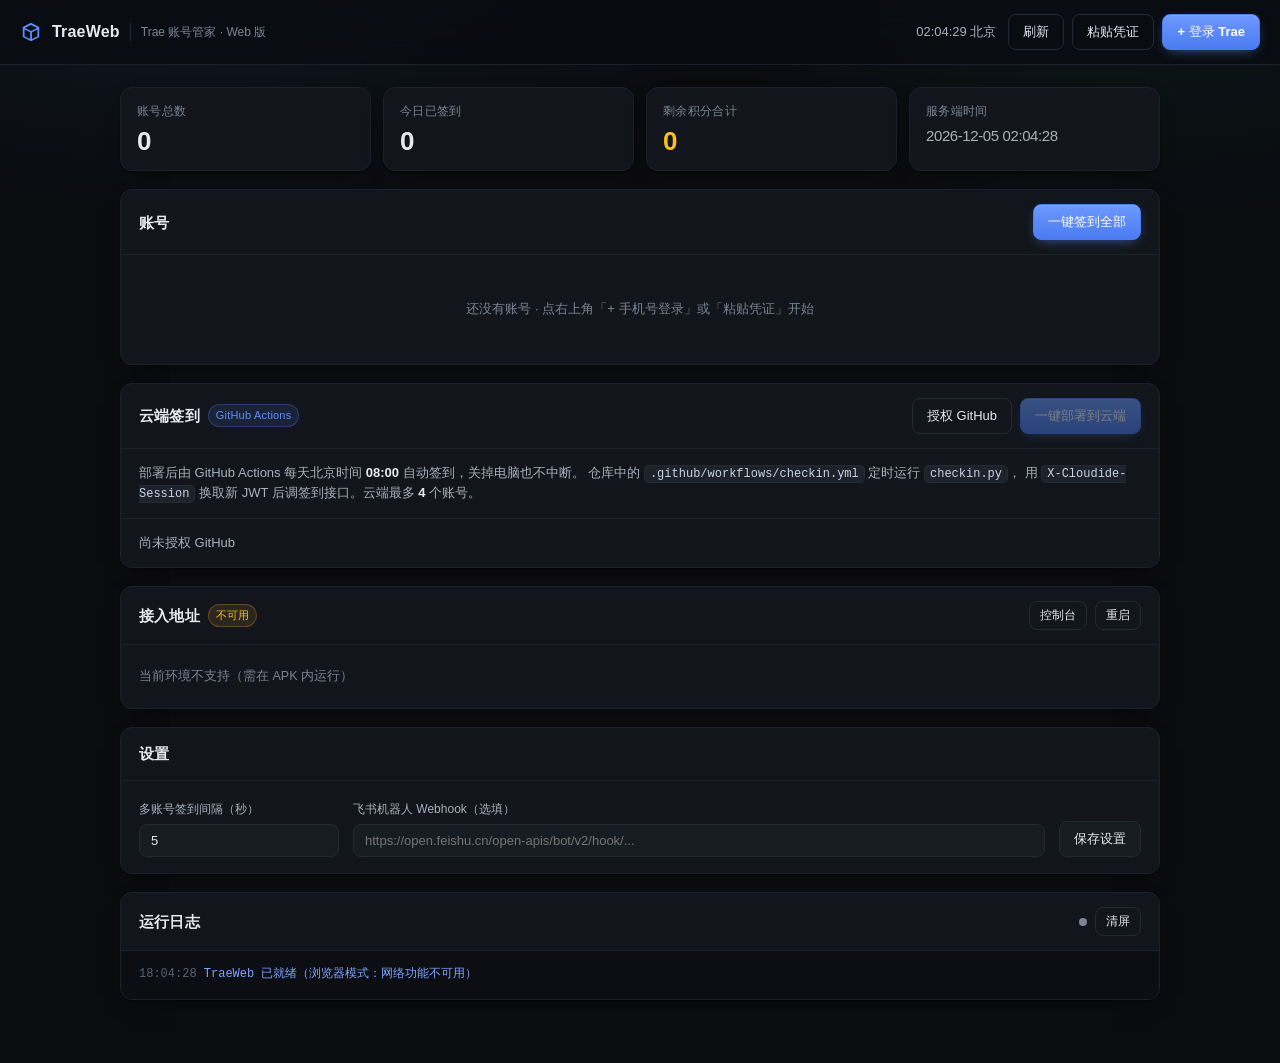
<file: app/src/main/assets/index.html>
<!DOCTYPE html>
<html lang="zh-CN">
<head>
<meta charset="UTF-8">
<meta name="viewport" content="width=device-width, initial-scale=1, viewport-fit=cover">
<meta name="color-scheme" content="dark">
<meta name="theme-color" content="#0a0c10">
<title>TraeWeb · Trae 账号管家</title>
<link rel="icon" href="icon.svg" type="image/svg+xml">
<link rel="apple-touch-icon" href="icon.svg">
<link rel="stylesheet" href="style.css">
</head>
<body>

<header class="topbar">
  <div class="brand">
    <svg viewBox="0 0 24 24" width="22" height="22" aria-hidden="true">
      <path fill="currentColor" d="M12 2 3 6.5v11L12 22l9-4.5v-11L12 2Zm0 2.3 6.6 3.3L12 10.9 5.4 7.6 12 4.3ZM5 9.4l6 3v7.2l-6-3V9.4Zm8 10.2v-7.2l6-3v7.2l-6 3Z"/>
    </svg>
    <span>TraeWeb</span>
    <em>Trae 账号管家 · Web 版</em>
  </div>
  <div class="topbar-actions">
    <span id="clock" class="clock" title="北京时间"></span>
    <button id="btnRefreshAll" class="btn ghost" title="刷新全部账号资料与积分">刷新</button>
    <button id="btnAdd" class="btn ghost">粘贴凭证</button>
    <button id="btnAddSms" class="btn primary">+ 登录 Trae</button>
  </div>
</header>

<main>

  <!-- ── 概览 ── -->
  <section class="stats">
    <div class="stat">
      <div class="stat-label">账号总数</div>
      <div class="stat-value" id="statAccounts">—</div>
    </div>
    <div class="stat">
      <div class="stat-label">今日已签到</div>
      <div class="stat-value" id="statToday"><span id="statTodayNum">—</span><small id="statTodayOf"></small></div>
    </div>
    <div class="stat">
      <div class="stat-label">剩余积分合计</div>
      <div class="stat-value accent" id="statCredits">—</div>
    </div>
    <div class="stat">
      <div class="stat-label">服务端时间</div>
      <div class="stat-value small" id="statServerTime">—</div>
    </div>
  </section>

  <!-- ── 账号列表 ── -->
  <section class="panel">
    <div class="panel-head">
      <h2>账号</h2>
      <div class="panel-actions">
        <button id="btnCheckinAll" class="btn primary">一键签到全部</button>
      </div>
    </div>
    <div id="accounts" class="accounts">
      <div class="empty">正在加载…</div>
    </div>
  </section>

  <!-- ── 云端签到（GitHub Actions） ── -->
  <section class="panel">
    <div class="panel-head">
      <h2>云端签到 <span class="tag">GitHub Actions</span></h2>
      <div class="panel-actions">
        <button id="btnGitHub" class="btn ghost">授权 GitHub</button>
        <button id="btnDeploy" class="btn primary" disabled>一键部署到云端</button>
      </div>
    </div>
    <p class="hint">
      部署后由 GitHub Actions 每天北京时间 <b>08:00</b> 自动签到，关掉电脑也不中断。
      仓库中的 <code>.github/workflows/checkin.yml</code> 定时运行 <code>checkin.py</code>，
      用 <code>X-Cloudide-Session</code> 换取新 JWT 后调签到接口。云端最多 <b id="cloudLimit">4</b> 个账号。
    </p>
    <div id="cloudStatus" class="cloud-status">尚未授权 GitHub</div>
  </section>

  <!-- ── 中转站 ── -->
  <section class="panel">
    <div class="panel-head">
      <h2>接入地址 <span class="tag" id="relayTag">OpenAI 兼容</span></h2>
      <div class="panel-actions">
        <button class="btn small ghost" id="btnRelayConsole">控制台</button>
        <button class="btn small ghost" id="btnRelayRestart">重启</button>
      </div>
    </div>
    <div id="relayBody" class="relay-body"></div>
  </section>

  <!-- ── 设置 ── -->
  <section class="panel">
    <div class="panel-head"><h2>设置</h2></div>
    <div class="settings-grid">
      <label class="field">
        <span>多账号签到间隔（秒）</span>
        <input type="number" id="setInterval" min="0" max="60" step="1">
      </label>
      <label class="field">
        <span>飞书机器人 Webhook（选填）</span>
        <input type="url" id="setFeishu" placeholder="https://open.feishu.cn/open-apis/bot/v2/hook/...">
      </label>
      <div class="field field-action">
        <span>&nbsp;</span>
        <button id="btnSaveSettings" class="btn">保存设置</button>
      </div>
    </div>
  </section>

  <!-- ── 运行日志 ── -->
  <section class="panel">
    <div class="panel-head">
      <h2>运行日志</h2>
      <div class="panel-actions">
        <span id="sseDot" class="dot" title="实时连接状态"></span>
        <button id="btnClearLog" class="btn ghost small">清屏</button>
      </div>
    </div>
    <pre id="logs" class="logs"></pre>
  </section>

</main>

<!-- ── 添加账号 ── -->
<dialog id="dlgAdd">
  <form method="dialog" class="dlg">
    <h3>添加 Trae 账号</h3>

    <ol class="steps">
      <li>浏览器新标签打开 <a href="https://www.trae.cn/" target="_blank" rel="noreferrer">www.trae.cn</a> 并完成登录（手机号 + 验证码）。</li>
      <li>按 <kbd>F12</kbd> 打开开发者工具 → <b>Application</b>（应用）→ 左侧 <b>Cookies</b> → <code>https://www.trae.cn</code>。</li>
      <li>找到名为 <code>X-Cloudide-Session</code> 的项，复制它的 <b>Value</b>；或切到 <b>Network</b> 面板，点任一 <code>api.trae.cn</code> 请求，整行复制 <code>Cookie</code> 请求头一并粘进来也行。</li>
    </ol>

    <label class="field">
      <span>X-Cloudide-Session / Cookie 头 <i>（整行粘贴也可，会自动提取）</i></span>
      <textarea id="inSession" rows="3" placeholder="粘贴 Session 值，或整行 Cookie…" required></textarea>
    </label>

    <div class="grid2">
      <label class="field">
        <span>备注名（选填）</span>
        <input type="text" id="inName" placeholder="主号 / 小号">
      </label>
      <label class="field">
        <span>x-device-id（选填）</span>
        <input type="text" id="inDevice" placeholder="留空则自动生成 16 位设备号" inputmode="numeric">
      </label>
    </div>

    <p class="note">
      凭证仅保存在本机 <code>data/config.json</code>，不会外发。Session 有效期约 14 天，过期后重新登录并再次添加即可。
    </p>

    <div id="addError" class="error" hidden></div>

    <div class="dlg-actions">
      <button type="button" id="btnAddCancel" class="btn ghost">取消</button>
      <button type="submit" id="btnAddSubmit" class="btn primary">验证并添加</button>
    </div>
  </form>
</dialog>

<!-- ── 浏览器登录 ── -->
<dialog id="dlgSms">
  <div class="dlg">
    <h3>登录 Trae 账号</h3>

    <div class="sms-steps">
      <div class="sms-step">
        <span class="n">1</span>
        <div>点下方按钮，在 App 内打开 Trae 登录页</div>
      </div>
      <div class="sms-step">
        <span class="n">2</span>
        <div>用<b>手机号 + 验证码</b>登录（滑块在页面内完成）</div>
      </div>
      <div class="sms-step">
        <span class="n">3</span>
        <div>登录成功后点「我已登录完成」，App 自动读取凭证</div>
      </div>
    </div>

    <p class="note">
      相比手动粘贴凭证，这种方式不用抓包：App 在本机起一个临时回调端口，
      Trae 授权完成后把凭证直接送回来。凭证只保存在本机。
    </p>

    <div id="smsError" class="error" hidden></div>
    <div id="smsStatus" class="note" hidden></div>

    <div class="dlg-actions">
      <button type="button" id="btnSmsCancel" class="btn ghost">取消</button>
      <button type="button" id="btnSmsSubmit" class="btn primary">打开登录页</button>
    </div>
  </div>
</dialog>

<!-- ── GitHub 授权 ── -->
<dialog id="dlgGh">
  <form method="dialog" class="dlg">
    <h3>授权 GitHub</h3>
    <p class="note">
      用于把签到任务部署到你的 GitHub 仓库。需要 <code>repo</code> 与 <code>workflow</code> 权限
      （classic PAT 勾选 repo + workflow 即可）。
    </p>
    <label class="field">
      <span>Personal Access Token</span>
      <input type="password" id="inGhToken" placeholder="ghp_… 或 github_pat_…" autocomplete="off">
    </label>
    <div id="ghError" class="error" hidden></div>
    <div class="dlg-actions">
      <button type="button" id="btnGhCancel" class="btn ghost">取消</button>
      <button type="submit" id="btnGhSubmit" class="btn primary">验证并保存</button>
    </div>
  </form>
</dialog>

<!-- ── 用量 ── -->
<dialog id="dlgUsage">
  <div class="dlg wide">
    <h3 id="usageTitle">用量统计</h3>
    <div id="usageBody" class="usage-body">加载中…</div>
    <div class="dlg-actions">
      <button type="button" id="btnUsageClose" class="btn ghost">关闭</button>
    </div>
  </div>
</dialog>

<div id="toast" class="toast" hidden></div>

<!-- 内置库（本地资源，无网络依赖） -->
<script src="lib/nacl.js"></script>
<script src="lib/sealedbox.js"></script>
<script src="lib/bridge.js"></script>
<script src="lib/trae.js"></script>
<script src="lib/engine.js"></script>
<script src="lib/github.js"></script>
<script src="lib/relay.js"></script>
<script src="app.js"></script>
</body>
</html>
</file>
<file: app/src/main/assets/style.css>
/* TraeWeb —— 深色主题，移动端可用 */

:root {
  --bg: #0a0c10;
  --surface: #12151b;
  --surface-2: #171b22;
  --surface-3: #1d222b;
  --border: #242a34;
  --border-soft: #1c212a;
  --text: #e6e9ef;
  --text-dim: #a8b0bd;
  --muted: #7b8494;
  --accent: #5b8cff;
  --accent-dim: #2b4a8f;
  --ok: #34d399;
  --warn: #fbbf24;
  --err: #f87171;
  --radius: 12px;
  --radius-sm: 8px;
  --shadow: 0 1px 2px rgba(0, 0, 0, .4), 0 8px 24px -12px rgba(0, 0, 0, .6);
}

* { box-sizing: border-box; }

html, body {
  margin: 0;
  padding: 0;
  background: var(--bg);
  color: var(--text);
  font-family: -apple-system, BlinkMacSystemFont, "Segoe UI", "PingFang SC",
               "Hiragino Sans GB", "Microsoft YaHei", "Helvetica Neue", sans-serif;
  font-size: 14px;
  line-height: 1.55;
  -webkit-font-smoothing: antialiased;
}

body {
  min-height: 100vh;
  background-image:
    radial-gradient(1000px 500px at 15% -10%, rgba(91, 140, 255, .09), transparent 60%),
    radial-gradient(800px 400px at 90% 0%, rgba(52, 211, 153, .05), transparent 55%);
  background-attachment: fixed;
}

/* ───────────────────────── topbar ───────────────────────── */

.topbar {
  position: sticky;
  top: 0;
  z-index: 50;
  display: flex;
  align-items: center;
  justify-content: space-between;
  gap: 16px;
  padding: 14px max(20px, env(safe-area-inset-left)) 14px max(20px, env(safe-area-inset-right));
  background: rgba(10, 12, 16, .82);
  backdrop-filter: saturate(160%) blur(14px);
  border-bottom: 1px solid var(--border-soft);
}

.brand { display: flex; align-items: center; gap: 10px; min-width: 0; }
.brand svg { color: var(--accent); flex: none; }
.brand span { font-size: 16px; font-weight: 650; letter-spacing: .2px; }
.brand em {
  font-style: normal;
  font-size: 12px;
  color: var(--muted);
  padding-left: 10px;
  border-left: 1px solid var(--border);
  white-space: nowrap;
  overflow: hidden;
  text-overflow: ellipsis;
}

.topbar-actions { display: flex; align-items: center; gap: 8px; flex: none; }

.clock {
  font-variant-numeric: tabular-nums;
  color: var(--text-dim);
  font-size: 13px;
  padding-right: 4px;
  white-space: nowrap;
}

/* ───────────────────────── 布局 ───────────────────────── */

main {
  max-width: 1080px;
  margin: 0 auto;
  padding: 22px max(20px, env(safe-area-inset-left)) 64px max(20px, env(safe-area-inset-right));
  display: flex;
  flex-direction: column;
  gap: 18px;
}

/* ───────────────────────── 按钮 ───────────────────────── */

.btn {
  appearance: none;
  border: 1px solid var(--border);
  background: var(--surface-2);
  color: var(--text);
  padding: 8px 14px;
  border-radius: var(--radius-sm);
  font-size: 13px;
  font-family: inherit;
  cursor: pointer;
  transition: background .15s, border-color .15s, transform .06s, opacity .15s;
  white-space: nowrap;
}
.btn:hover { background: var(--surface-3); border-color: #2e3644; }
.btn:active { transform: translateY(1px); }
.btn:disabled { opacity: .45; cursor: not-allowed; }

.btn.primary {
  background: linear-gradient(180deg, #6d99ff, #4a7bf0);
  border-color: #4a7bf0;
  color: #fff;
  font-weight: 560;
  box-shadow: 0 1px 0 rgba(255, 255, 255, .12) inset, 0 4px 14px -6px rgba(91, 140, 255, .8);
}
.btn.primary:hover { background: linear-gradient(180deg, #7ba4ff, #5585f5); }
.btn.ghost { background: transparent; }
.btn.ghost:hover { background: var(--surface-2); }
.btn.small { padding: 5px 10px; font-size: 12px; }
.btn.danger { color: var(--err); border-color: #3a2328; }
.btn.danger:hover { background: #241619; border-color: #55303a; }

/* ───────────────────────── 概览 ───────────────────────── */

.stats {
  display: grid;
  grid-template-columns: repeat(4, 1fr);
  gap: 12px;
}

.stat {
  background: var(--surface);
  border: 1px solid var(--border-soft);
  border-radius: var(--radius);
  padding: 14px 16px;
  box-shadow: var(--shadow);
}
.stat-label { font-size: 12px; color: var(--muted); margin-bottom: 6px; letter-spacing: .3px; }
.stat-value {
  font-size: 26px;
  font-weight: 640;
  font-variant-numeric: tabular-nums;
  letter-spacing: -.4px;
  line-height: 1.15;
}
.stat-value.small { font-size: 15px; font-weight: 520; color: var(--text-dim); }
.stat-value.accent { color: var(--warn); }
.stat-value small { font-size: 14px; color: var(--muted); font-weight: 500; margin-left: 2px; }

/* ───────────────────────── 面板 ───────────────────────── */

.panel {
  background: var(--surface);
  border: 1px solid var(--border-soft);
  border-radius: var(--radius);
  box-shadow: var(--shadow);
  overflow: hidden;
}

.panel-head {
  display: flex;
  align-items: center;
  justify-content: space-between;
  gap: 12px;
  padding: 14px 18px;
  border-bottom: 1px solid var(--border-soft);
  flex-wrap: wrap;
}
.panel-head h2 {
  margin: 0;
  font-size: 15px;
  font-weight: 620;
  letter-spacing: .2px;
  display: flex;
  align-items: center;
  gap: 8px;
}
.panel-actions { display: flex; align-items: center; gap: 8px; }

.tag {
  font-size: 11px;
  font-weight: 500;
  color: var(--accent);
  background: rgba(91, 140, 255, .12);
  border: 1px solid rgba(91, 140, 255, .25);
  padding: 2px 7px;
  border-radius: 20px;
  letter-spacing: .2px;
}

.hint {
  margin: 0;
  padding: 14px 18px;
  color: var(--text-dim);
  font-size: 13px;
  border-bottom: 1px solid var(--border-soft);
}
.hint b { color: var(--text); }
.hint code {
  font-family: ui-monospace, SFMono-Regular, "SF Mono", Menlo, Consolas, monospace;
  font-size: 12px;
  background: var(--surface-3);
  border: 1px solid var(--border);
  border-radius: 5px;
  padding: 1px 5px;
  color: #c9d4e6;
}

/* ───────────────────────── 账号卡片 ───────────────────────── */

.accounts { display: flex; flex-direction: column; }

.empty {
  padding: 44px 18px;
  text-align: center;
  color: var(--muted);
  font-size: 13px;
}

.account {
  display: grid;
  grid-template-columns: 46px minmax(0, 1fr) auto auto;
  align-items: center;
  gap: 14px;
  padding: 14px 18px;
  border-bottom: 1px solid var(--border-soft);
  transition: background .15s;
}
.account:last-child { border-bottom: none; }
.account:hover { background: rgba(255, 255, 255, .018); }
.account.disabled { opacity: .5; }
.account.err { border-left: 2px solid var(--err); }

.avatar {
  width: 46px; height: 46px;
  border-radius: 50%;
  background: var(--surface-3);
  display: grid; place-items: center;
  overflow: hidden;
  font-size: 16px; font-weight: 600; color: var(--muted);
  border: 1px solid var(--border);
  flex: none;
}
.avatar img { width: 100%; height: 100%; object-fit: cover; display: block; }

.acc-main { min-width: 0; }
.acc-name {
  display: flex; align-items: center; gap: 7px;
  font-weight: 580; font-size: 14px;
  margin-bottom: 3px;
  flex-wrap: wrap;
}
.acc-name .nm { overflow: hidden; text-overflow: ellipsis; white-space: nowrap; max-width: 100%; }
.acc-meta {
  font-size: 12px;
  color: var(--muted);
  display: flex; align-items: center; gap: 8px; flex-wrap: wrap;
  font-variant-numeric: tabular-nums;
}
.acc-meta .sep { opacity: .4; }

.badge {
  font-size: 10.5px;
  padding: 1px 6px;
  border-radius: 5px;
  border: 1px solid;
  font-weight: 520;
  letter-spacing: .2px;
  white-space: nowrap;
}
.badge.member { color: var(--warn); border-color: rgba(251, 191, 36, .3); background: rgba(251, 191, 36, .1); }
.badge.student { color: #7dd3fc; border-color: rgba(125, 211, 252, .3); background: rgba(125, 211, 252, .1); }
.badge.done { color: var(--ok); border-color: rgba(52, 211, 153, .3); background: rgba(52, 211, 153, .1); }
.badge.todo { color: var(--muted); border-color: var(--border); background: var(--surface-2); }
.badge.expired { color: var(--err); border-color: rgba(248, 113, 113, .3); background: rgba(248, 113, 113, .1); }

.acc-credits { text-align: right; padding-right: 4px; }
.acc-credits .v {
  font-size: 19px; font-weight: 640;
  font-variant-numeric: tabular-nums;
  color: var(--warn);
  line-height: 1.2;
}
.acc-credits .v.dim { color: var(--muted); font-size: 15px; font-weight: 500; }
.acc-credits .k { font-size: 11px; color: var(--muted); }

.acc-actions { display: flex; align-items: center; gap: 6px; flex-wrap: wrap; justify-content: flex-end; }

/* 开关 */
.switch { position: relative; display: inline-block; width: 34px; height: 19px; flex: none; }
.switch input { opacity: 0; width: 0; height: 0; }
.switch .slider {
  position: absolute; inset: 0; cursor: pointer;
  background: var(--surface-3); border: 1px solid var(--border);
  border-radius: 20px; transition: .18s;
}
.switch .slider::before {
  content: ""; position: absolute; height: 13px; width: 13px;
  left: 2px; bottom: 2px; background: var(--muted);
  border-radius: 50%; transition: .18s;
}
.switch input:checked + .slider { background: rgba(52, 211, 153, .22); border-color: rgba(52, 211, 153, .5); }
.switch input:checked + .slider::before { transform: translateX(15px); background: var(--ok); }

/* ───────────────────────── 云端状态条 ───────────────────────── */

.cloud-status {
  padding: 14px 18px;
  font-size: 13px;
  color: var(--text-dim);
}
.cloud-status .row { display: flex; align-items: center; gap: 10px; flex-wrap: wrap; }
.cloud-status .ok { color: var(--ok); }
.cloud-status .warn { color: var(--warn); }
.cloud-status a { color: var(--accent); text-decoration: none; }
.cloud-status a:hover { text-decoration: underline; }

/* ───────────────────────── 设置 ───────────────────────── */

.settings-grid {
  display: grid;
  grid-template-columns: 200px minmax(0, 1fr) auto;
  gap: 14px;
  padding: 16px 18px;
  align-items: end;
}

.field { display: flex; flex-direction: column; gap: 6px; min-width: 0; }
.field > span { font-size: 12px; color: var(--text-dim); }
.field > span i { font-style: normal; color: var(--muted); }
.field input, .field textarea {
  background: var(--surface-2);
  border: 1px solid var(--border);
  border-radius: var(--radius-sm);
  color: var(--text);
  padding: 8px 11px;
  font-size: 13px;
  font-family: inherit;
  outline: none;
  transition: border-color .15s, box-shadow .15s;
  width: 100%;
  resize: vertical;
}
.field input:focus, .field textarea:focus {
  border-color: var(--accent-dim);
  box-shadow: 0 0 0 3px rgba(91, 140, 255, .12);
}
.field textarea { font-family: ui-monospace, SFMono-Regular, Menlo, Consolas, monospace; font-size: 12px; }

/* ───────────────────────── 日志 ───────────────────────── */

.dot {
  width: 8px; height: 8px; border-radius: 50%;
  background: var(--muted);
  display: inline-block;
  transition: background .3s;
}
.dot.on { background: var(--ok); box-shadow: 0 0 8px rgba(52, 211, 153, .8); }
.dot.off { background: var(--err); }

.logs {
  margin: 0;
  padding: 14px 18px;
  max-height: 320px;
  overflow-y: auto;
  font-family: ui-monospace, SFMono-Regular, "SF Mono", Menlo, Consolas, monospace;
  font-size: 12px;
  line-height: 1.65;
  color: var(--text-dim);
  white-space: pre-wrap;
  word-break: break-word;
  background: #0c0e13;
}
.logs .l { display: block; }
.logs .t { color: #566072; }
.logs .ok { color: var(--ok); }
.logs .err { color: var(--err); }
.logs .warn { color: var(--warn); }
.logs .info { color: #7fa5ff; }

/* 说明条（接入地址 / 控制台共用） */
.note-line {
  color: var(--muted);
  font-size: 12px;
  line-height: 1.65;
  margin: 0 0 12px;
  padding: 9px 11px;
  background: var(--surface-2);
  border: 1px solid var(--border-soft);
  border-radius: var(--radius-sm);
}
.note-line b { color: var(--text); }

/* 空态 / 次要文本 */
.ref-empty {
  color: var(--muted);
  font-size: 12.5px;
  padding: 8px 0;
}

/* ───────────────────────── 接入地址 ───────────────────────── */

.relay-body { padding: 14px 18px; }
.relay-rows { display: flex; flex-direction: column; }
.relay-row {
  display: flex;
  align-items: center;
  gap: 10px;
  padding: 8px 0;
  border-bottom: 1px solid var(--border-soft);
  font-size: 12.5px;
}
.relay-row:last-child { border-bottom: none; }
.relay-row .k {
  color: var(--muted);
  width: 74px;
  flex: none;
  font-size: 12px;
}
.relay-row .v {
  color: var(--text-dim);
  flex: 1;
  min-width: 0;
  word-break: break-all;
  display: flex;
  align-items: center;
  gap: 7px;
  flex-wrap: wrap;
}
.relay-row .v code {
  font-family: ui-monospace, SFMono-Regular, Menlo, Consolas, monospace;
  font-size: 11.5px;
  background: var(--surface-3);
  border: 1px solid var(--border);
  border-radius: 5px;
  padding: 2px 6px;
  color: #c9d4e6;
  word-break: break-all;
}
.relay-key { user-select: all; }
.relay-actions { margin-top: 13px; }
.relay-body .ok { color: var(--ok); }
.relay-body .warn { color: var(--warn); }
.relay-body .err { color: var(--err); }

.btn.tiny {
  padding: 2px 8px;
  font-size: 11px;
  border-radius: 6px;
}
.tag.ok {
  color: var(--ok);
  background: rgba(52, 199, 123, .12);
  border-color: rgba(52, 199, 123, .28);
}
.tag.err {
  color: var(--err);
  background: rgba(230, 90, 90, .12);
  border-color: rgba(230, 90, 90, .28);
}
.tag.warn {
  color: var(--warn);
  background: rgba(230, 162, 60, .12);
  border-color: rgba(230, 162, 60, .28);
}


/* 模型列表 */
.model-list {
  display: flex;
  flex-wrap: wrap;
  gap: 5px;
  margin-top: 10px;
  max-height: 264px;
  overflow-y: auto;
  padding: 9px;
  background: var(--surface-2);
  border: 1px solid var(--border-soft);
  border-radius: var(--radius-sm);
}
.model-chip {
  font-family: ui-monospace, SFMono-Regular, Menlo, Consolas, monospace;
  font-size: 11px;
  padding: 2px 6px;
  background: var(--surface-3);
  border: 1px solid var(--border);
  border-radius: 5px;
  color: #c9d4e6;
  white-space: nowrap;
}

/* ───────────────────────── 对话框 ───────────────────────── */

dialog {
  border: 1px solid var(--border);
  background: var(--surface);
  color: var(--text);
  border-radius: 14px;
  padding: 0;
  max-width: 560px;
  width: calc(100vw - 32px);
  box-shadow: 0 24px 70px -20px rgba(0, 0, 0, .9);
}
dialog::backdrop { background: rgba(5, 7, 10, .72); backdrop-filter: blur(3px); }

.dlg { padding: 20px 22px 18px; display: flex; flex-direction: column; gap: 14px; }
.dlg.wide { max-width: 100%; width: 100%; max-height: 78vh; overflow-y: auto; }
.dlg h3 { margin: 0; font-size: 16px; font-weight: 620; }

.steps {
  margin: 0;
  padding-left: 20px;
  color: var(--text-dim);
  font-size: 13px;
  display: flex;
  flex-direction: column;
  gap: 6px;
}
.steps a { color: var(--accent); }
.steps code, .note code {
  font-family: ui-monospace, SFMono-Regular, Menlo, Consolas, monospace;
  font-size: 12px;
  background: var(--surface-3);
  border: 1px solid var(--border);
  border-radius: 5px;
  padding: 1px 5px;
  color: #c9d4e6;
}
kbd {
  font-family: inherit;
  font-size: 11.5px;
  background: var(--surface-3);
  border: 1px solid var(--border);
  border-bottom-width: 2px;
  border-radius: 5px;
  padding: 1px 5px;
}

.grid2 { display: grid; grid-template-columns: 1fr 1fr; gap: 12px; }

/* 手机号登录引导步骤 */
.sms-steps { display: flex; flex-direction: column; gap: 10px; }
.sms-step { display: flex; gap: 10px; font-size: 12.5px; color: var(--text-dim); line-height: 1.65; }
.sms-step .n {
  flex: none;
  width: 20px; height: 20px;
  border-radius: 50%;
  background: rgba(91, 140, 255, .15);
  border: 1px solid rgba(91, 140, 255, .35);
  color: var(--accent);
  font-size: 11px; font-weight: 640;
  display: grid; place-items: center;
  margin-top: 2px;
}
.sms-step a { color: var(--accent); }
.sms-step b { color: var(--text); font-weight: 560; }
.sms-step em { font-style: normal; color: var(--warn); }

.note { margin: 0; font-size: 12px; color: var(--muted); line-height: 1.6; }

.error {
  background: rgba(248, 113, 113, .1);
  border: 1px solid rgba(248, 113, 113, .3);
  color: #fca5a5;
  border-radius: var(--radius-sm);
  padding: 9px 12px;
  font-size: 12.5px;
}

.dlg-actions { display: flex; justify-content: flex-end; gap: 8px; margin-top: 2px; }

.usage-body { font-size: 13px; color: var(--text-dim); }
.usage-body .u-agg {
  display: grid; grid-template-columns: repeat(auto-fit, minmax(120px, 1fr));
  gap: 10px; margin-bottom: 14px;
}
.usage-body .u-agg > div {
  background: var(--surface-2); border: 1px solid var(--border);
  border-radius: var(--radius-sm); padding: 9px 12px;
}
.usage-body .u-agg .k { font-size: 11px; color: var(--muted); }
.usage-body .u-agg .v { font-size: 17px; font-weight: 620; color: var(--text); font-variant-numeric: tabular-nums; }
.usage-body table { width: 100%; border-collapse: collapse; font-size: 12px; }
.usage-body th, .usage-body td {
  text-align: left; padding: 7px 8px; border-bottom: 1px solid var(--border-soft);
  white-space: nowrap; font-variant-numeric: tabular-nums;
}
.usage-body th { color: var(--muted); font-weight: 500; font-size: 11px; }
.usage-body td.model { color: var(--text); max-width: 180px; overflow: hidden; text-overflow: ellipsis; }

/* ───────────────────────── toast ───────────────────────── */

.toast {
  position: fixed;
  left: 50%;
  bottom: max(24px, env(safe-area-inset-bottom));
  transform: translateX(-50%) translateY(8px);
  background: var(--surface-3);
  border: 1px solid var(--border);
  color: var(--text);
  padding: 10px 16px;
  border-radius: 10px;
  font-size: 13px;
  box-shadow: 0 12px 40px -10px rgba(0, 0, 0, .9);
  opacity: 0;
  transition: opacity .2s, transform .2s;
  z-index: 200;
  max-width: calc(100vw - 40px);
  text-align: center;
}
.toast.show { opacity: 1; transform: translateX(-50%) translateY(0); }
.toast.ok { border-color: rgba(52, 211, 153, .35); }
.toast.err { border-color: rgba(248, 113, 113, .35); }

/* ───────────────────────── 响应式 ───────────────────────── */

@media (max-width: 860px) {
  .stats { grid-template-columns: repeat(2, 1fr); }
  .settings-grid { grid-template-columns: 1fr; align-items: stretch; }
}

@media (max-width: 620px) {
  .brand em { display: none; }
  .clock { display: none; }
  main { padding: 16px 12px 56px; }

  .account {
    grid-template-columns: 40px minmax(0, 1fr);
    grid-template-areas:
      "avatar main"
      "credits credits"
      "actions actions";
    gap: 10px 12px;
    padding: 14px;
  }
  .avatar { grid-area: avatar; width: 40px; height: 40px; }
  .acc-main { grid-area: main; }
  .acc-credits { grid-area: credits; text-align: left; display: flex; align-items: baseline; gap: 6px; }
  .acc-actions { grid-area: actions; justify-content: flex-start; }

  .acc-main .acc-meta { font-size: 11.5px; }
  .panel-head { padding: 12px 14px; }
  .hint, .cloud-status, .logs { padding: 12px 14px; }
  .dlg { padding: 18px 16px 16px; }
  .grid2 { grid-template-columns: 1fr; }
}
</file>
